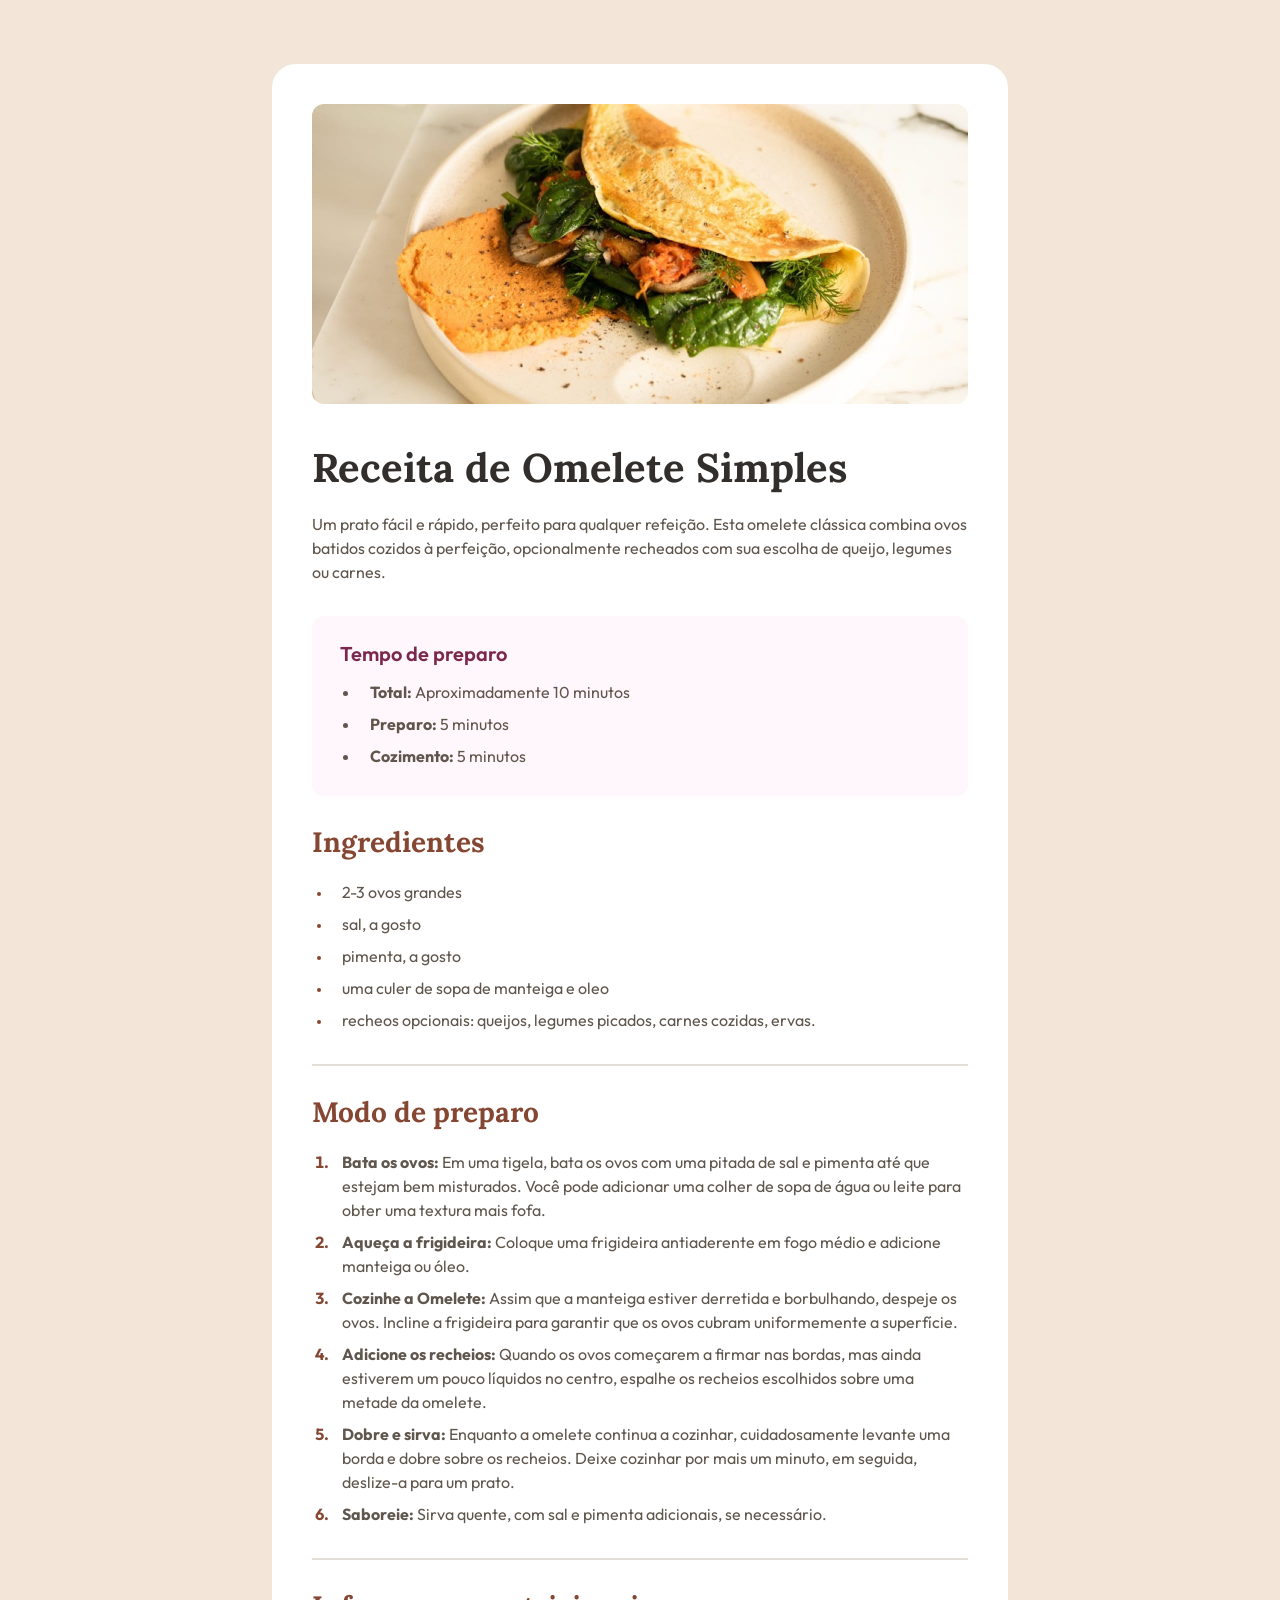
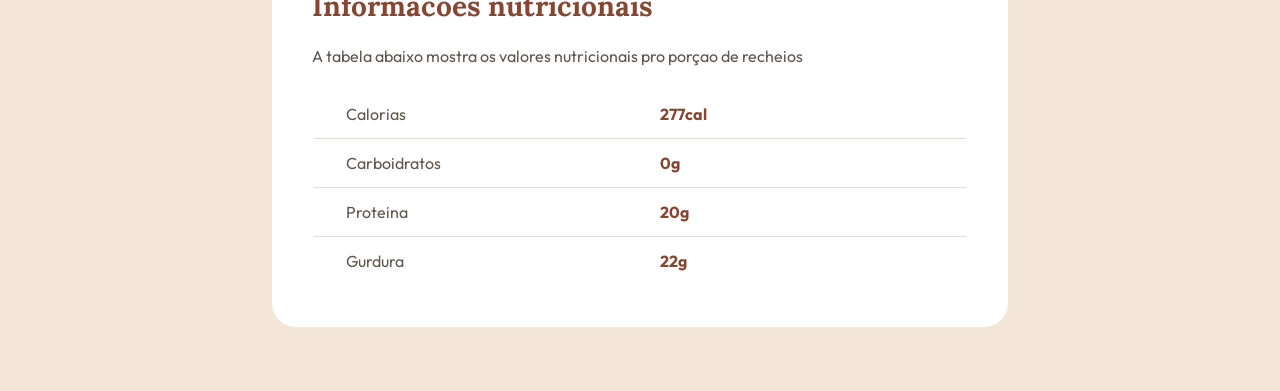
<file: index.html>
<!DOCTYPE html>
<html lang="pt-br">
<head>
    <meta charset="UTF-8">
    <meta name="viewport" content="width=device-width, initial-scale=1.0">
    <link rel="preconnect" href="https://fonts.googleapis.com">
    <link rel="preconnect" href="https://fonts.gstatic.com" crossorigin>
    <link href="https://fonts.googleapis.com/css2?family=Lora:ital,wght@0,400..700;1,400..700&family=Outfit:wght@100..900&display=swap" rel="stylesheet">
    <link rel="stylesheet" href="style.css">
    <title>Receita de Omelete</title>
</head>
<body>
    <div>
        <img src="./assets/image-omelette.jpeg" alt="imagem de um omelte recheados de folhas verdes e legumes ">

    <h1>Receita de Omelete Simples</h1>
     <p>Um prato fácil e rápido, perfeito para qualquer refeição. Esta omelete clássica combina ovos batidos cozidos à perfeição, opcionalmente recheados com sua escolha de queijo, legumes ou carnes.</p>

     <div class="tempo"> 
        <h2>Tempo de preparo</h2>

        <ul>
            <li>
                 <strong>Total:</strong> Aproximadamente 10 minutos
            </li>
            <li>
                <strong>Preparo:</strong> 5 minutos
            </li>
            <li>
                <strong>Cozimento:</strong> 5 minutos
            </li>
        </ul>
     </div>

     <div class="ingredientes">
       <h2>Ingredientes</h2>
       <ul>
             <li>2-3 ovos grandes</li>
            <li>sal, a gosto</li>
             <li>pimenta, a gosto</li>
             <li>uma culer de sopa de manteiga e oleo</li>
             <li>recheos opcionais: queijos, legumes picados, carnes cozidas, ervas.</li>
         </ul>
    
        </div>
        <hr>

        <div class="modo">
            <h2>Modo de preparo</h2>

            <ol>
                <li>
                    <strong>Bata os ovos:</strong>  Em uma tigela, bata os ovos com uma pitada de sal e pimenta até que estejam bem misturados. Você pode adicionar uma colher de sopa de água ou leite para obter uma textura mais fofa.
                </li>
                <li>
                    <strong>Aqueça a frigideira:</strong> Coloque uma frigideira antiaderente em fogo médio e adicione manteiga ou óleo.
                </li>
                <li>
                    <strong>Cozinhe a Omelete:</strong> Assim que a manteiga estiver derretida e borbulhando, despeje os ovos. Incline a frigideira para garantir que os ovos cubram uniformemente a superfície.
                </li>
                <li>
                    <strong>Adicione os recheios:</strong> Quando os ovos começarem a firmar nas bordas, mas ainda estiverem um pouco líquidos no centro, espalhe os recheios escolhidos sobre uma metade da omelete.
                </li>
                <li>
                    <strong>Dobre e sirva:</strong> Enquanto a omelete continua a cozinhar, cuidadosamente levante uma borda e dobre sobre os recheios. Deixe cozinhar por mais um minuto, em seguida, deslize-a para um prato.
                </li>
                <li>
                    <strong>Saboreie:</strong> Sirva quente, com sal e pimenta adicionais, se necessário.
                </li>
            </ol>
        </div>

        <hr>
        <div class="informacoes">
            <h2>Informacoes nutricionais</h2>

            <p>A tabela abaixo mostra os valores nutricionais pro porçao de recheios </p>


            <table>
                <tr>
                    <th>Calorias</th>
                    <td>277cal</td>
                </tr>
                <tr>
                    <th>Carboidratos</th>
                    <td>0g</td>
                </tr>
                <tr>
                    <th>Proteina</th>
                    <td>20g</td>
                </tr>
                <tr>
                    <th>Gurdura</th>
                    <td>22g</td>
                </tr>
            </table>

        </div>
     </div>



</body>
</html>
</file>
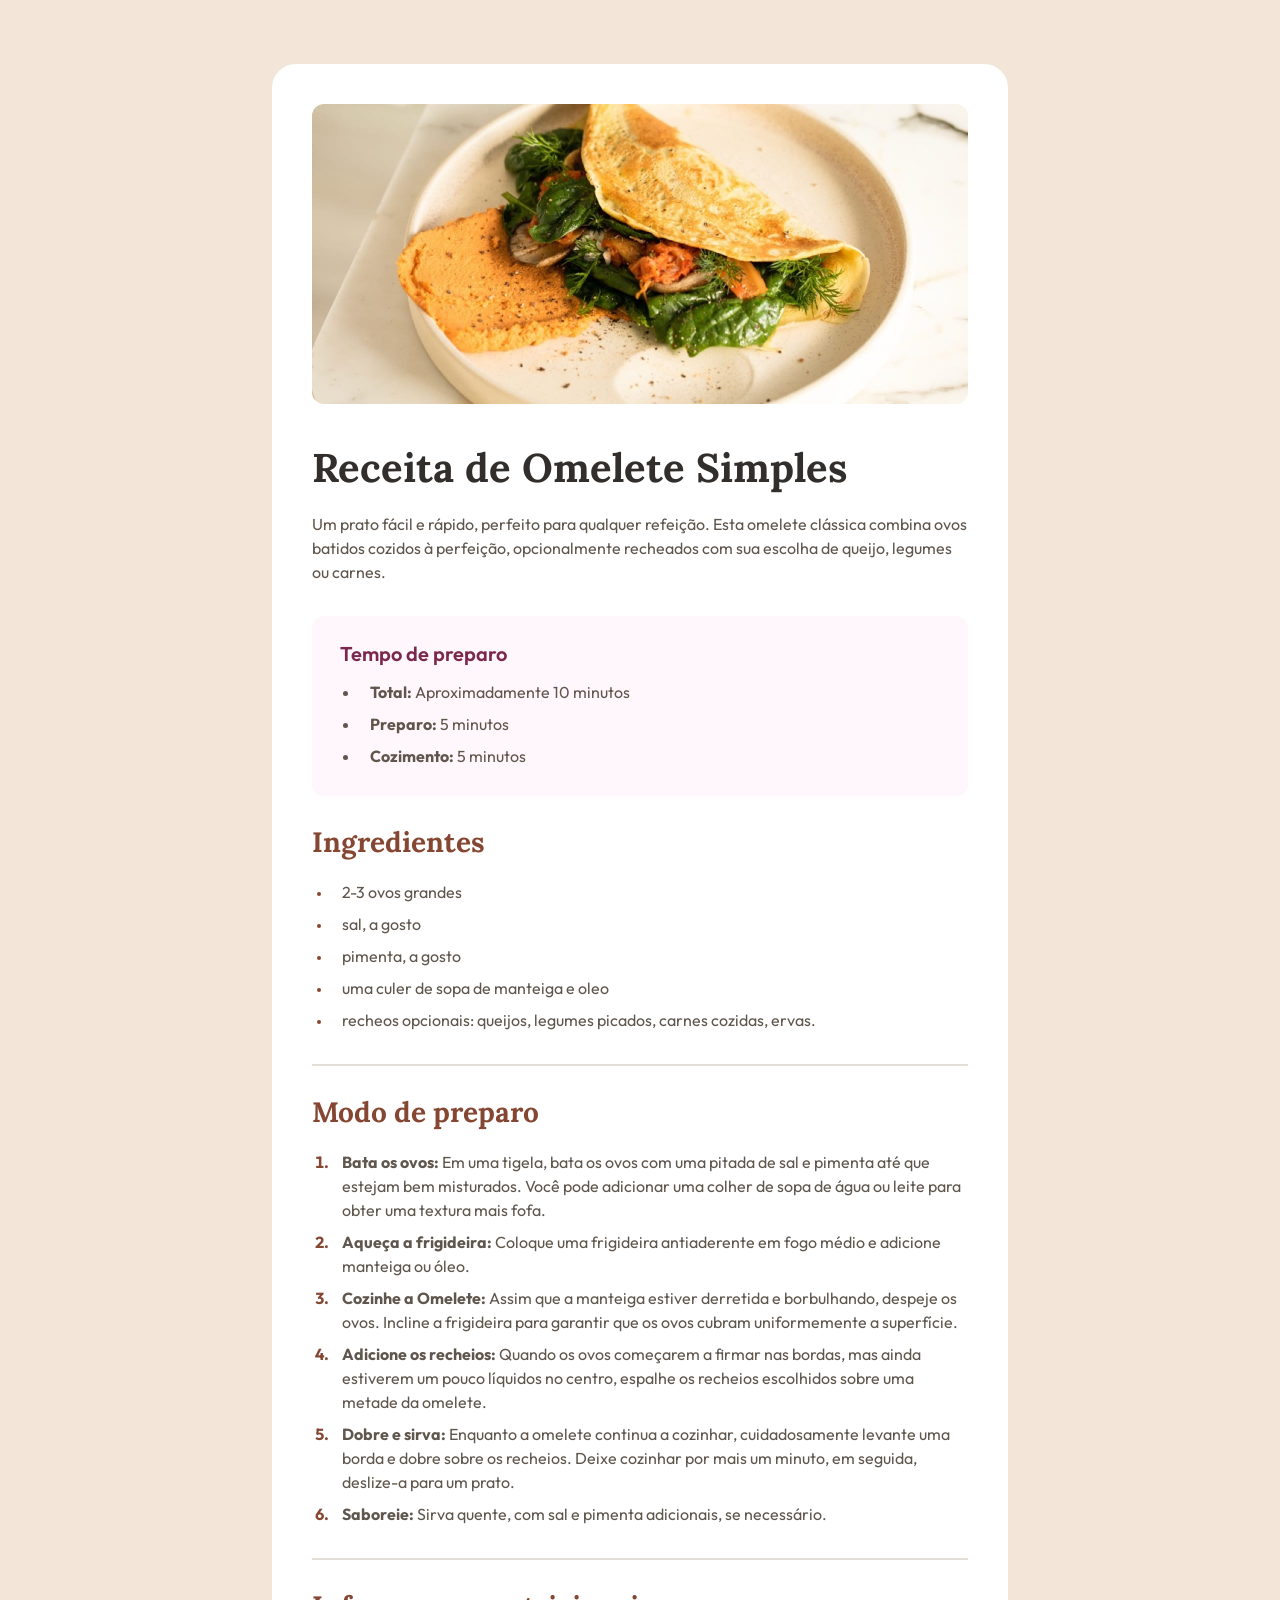
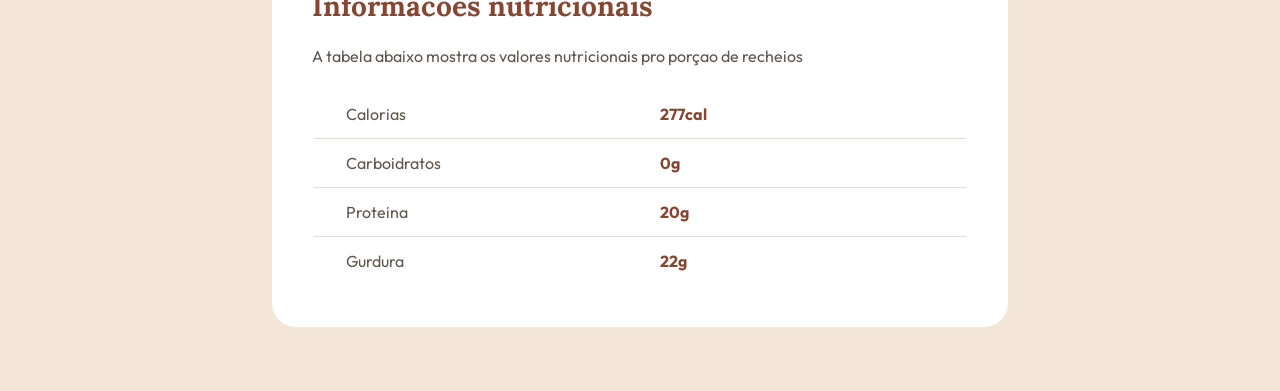
<file: assets/index.html>
<!DOCTYPE html>
<html lang="pt-br">
<head>
    <meta charset="UTF-8">
    <meta name="viewport" content="width=device-width, initial-scale=1.0">
    <link rel="preconnect" href="https://fonts.googleapis.com">
    <link rel="preconnect" href="https://fonts.gstatic.com" crossorigin>
    <link href="https://fonts.googleapis.com/css2?family=Lora:ital,wght@0,400..700;1,400..700&family=Outfit:wght@100..900&display=swap" rel="stylesheet">
    <link rel="stylesheet" href="style.css">
    <title>Receita de Omelete</title>
</head>
<body>
    <div>
        <img src="./image-omelette.jpeg" alt="imagem de um omelte recheados de folhas verdes e legumes ">

    <h1>Receita de Omelete Simples</h1>
     <p>Um prato fácil e rápido, perfeito para qualquer refeição. Esta omelete clássica combina ovos batidos cozidos à perfeição, opcionalmente recheados com sua escolha de queijo, legumes ou carnes.</p>

     <div class="tempo"> 
        <h2>Tempo de preparo</h2>

        <ul>
            <li>
                 <strong>Total:</strong> Aproximadamente 10 minutos
            </li>
            <li>
                <strong>Preparo:</strong> 5 minutos
            </li>
            <li>
                <strong>Cozimento:</strong> 5 minutos
            </li>
        </ul>
     </div>

     <div class="ingredientes">
       <h2>Ingredientes</h2>
       <ul>
             <li>2-3 ovos grandes</li>
            <li>sal, a gosto</li>
             <li>pimenta, a gosto</li>
             <li>uma culer de sopa de manteiga e oleo</li>
             <li>recheos opcionais: queijos, legumes picados, carnes cozidas, ervas.</li>
         </ul>
    
        </div>
        <hr>

        <div class="modo">
            <h2>Modo de preparo</h2>

            <ol>
                <li>
                    <strong>Bata os ovos:</strong>  Em uma tigela, bata os ovos com uma pitada de sal e pimenta até que estejam bem misturados. Você pode adicionar uma colher de sopa de água ou leite para obter uma textura mais fofa.
                </li>
                <li>
                    <strong>Aqueça a frigideira:</strong> Coloque uma frigideira antiaderente em fogo médio e adicione manteiga ou óleo.
                </li>
                <li>
                    <strong>Cozinhe a Omelete:</strong> Assim que a manteiga estiver derretida e borbulhando, despeje os ovos. Incline a frigideira para garantir que os ovos cubram uniformemente a superfície.
                </li>
                <li>
                    <strong>Adicione os recheios:</strong> Quando os ovos começarem a firmar nas bordas, mas ainda estiverem um pouco líquidos no centro, espalhe os recheios escolhidos sobre uma metade da omelete.
                </li>
                <li>
                    <strong>Dobre e sirva:</strong> Enquanto a omelete continua a cozinhar, cuidadosamente levante uma borda e dobre sobre os recheios. Deixe cozinhar por mais um minuto, em seguida, deslize-a para um prato.
                </li>
                <li>
                    <strong>Saboreie:</strong> Sirva quente, com sal e pimenta adicionais, se necessário.
                </li>
            </ol>
        </div>

        <hr>
        <div class="informacoes">
            <h2>Informacoes nutricionais</h2>

            <p>A tabela abaixo mostra os valores nutricionais pro porçao de recheios </p>


            <table>
                <tr>
                    <th>Calorias</th>
                    <td>277cal</td>
                </tr>
                <tr>
                    <th>Carboidratos</th>
                    <td>0g</td>
                </tr>
                <tr>
                    <th>Proteina</th>
                    <td>20g</td>
                </tr>
                <tr>
                    <th>Gurdura</th>
                    <td>22g</td>
                </tr>
            </table>

        </div>
     </div>






</body>
</html>
</file>
<file: style.css>
* {
    margin: 0;

    padding: 0;

    box-sizing: border-box;
    -webkit-font-smoothing: antialiased;
}

body >div {
    background-color: #fff;
    max-width: 736px;
    margin: auto;
    margin-block: 64px;
    padding: 40px;
    border-radius: 24px;
}

div img {
    width: 100%;
    border-radius: 12px;
    margin-bottom: 40px;

}

body {
    background-color: #f3e5d7;
}

h1, h2 {
    font-family: "lora", serif;
}

h1 {
    font-size: 40px;
    color: #312e2c;
    line-height: 100%;
    margin-bottom: 24px;
    }

    p, li, th, td  {
        font-family: "Outfit", sans-serif;
    }

    p {
        color: #5f564d;
        line-height: 150%;
        margin-bottom: 32px;
    }

    .tempo {
        background-color: #fff7fb;
        padding: 28px;
        border-radius: 12px;
        margin-bottom: 32px;
    }

    .tempo h2 {
        font-size: 20px;
        font-weight: 600;
        line-height: 100%;
        font-family: "Outfit", sans-serif;
        color: #7a284e;
        margin-bottom: 16px;
    }

    li { 
        padding-left: 10px;
        color: #5f564d;
        line-height: 150%;
    }

    li + li {
        margin-top: 8px;
    }

    ol, ul {
        margin-left: 20px;
    }

    .tempo li ::marker {
        color: #7a284e;
        font-size: 12px;
    }

    h2 {
        font-size: 28px;
        color: #854632;
        line-height: 100%;
        margin-bottom: 24px;
    }

    .ingredientes li::marker {
        font-size: 12px;
        color: #854632;
    }

    hr{
        border: 1px solid #e3ddd7;
        margin-block: 32px;
    }

    .modo li::marker {
        color: #854632;
        font-weight: 700;
    }
    .informacao p {
        margin-bottom: 24px;
    }

table {
    width: 100%;
}

    th, td {
        border-bottom: 1px solid #e3ddd7;
        width: 100%;
    }

    tr {
        display: flex;
    }

    th {
        text-align: left;
        padding-left: 32px;
        font-weight: 400;
        color: #5f564d;
        line-height: 150%;
    }

    td {
        padding-left: 16px;
        font-weight: 700;
        color: #854632;
        line-height: 150%;
    }

    tr + tr th,
    tr + tr td {
        padding-block: 12px;
    }

    tr:nth-of-type(1) th,
    tr:nth-of-type(1) td {
        padding-bottom: 12px;
    }
    
    tr:nth-of-type(4) th,
    tr:nth-of-type(4) td {
        border: none;
    }
</file>
<file: assets/style.css>
* {
    margin: 0;

    padding: 0;

    box-sizing: border-box;
    -webkit-font-smoothing: antialiased;
}

body >div {
    background-color: #fff;
    max-width: 736px;
    margin: auto;
    margin-block: 64px;
    padding: 40px;
    border-radius: 24px;
}

div img {
    width: 100%;
    border-radius: 12px;
    margin-bottom: 40px;

}

body {
    background-color: #f3e5d7;
}

h1, h2 {
    font-family: "lora", serif;
}

h1 {
    font-size: 40px;
    color: #312e2c;
    line-height: 100%;
    margin-bottom: 24px;
    }

    p, li, th, td  {
        font-family: "Outfit", sans-serif;
    }

    p {
        color: #5f564d;
        line-height: 150%;
        margin-bottom: 32px;
    }

    .tempo {
        background-color: #fff7fb;
        padding: 28px;
        border-radius: 12px;
        margin-bottom: 32px;
    }

    .tempo h2 {
        font-size: 20px;
        font-weight: 600;
        line-height: 100%;
        font-family: "Outfit", sans-serif;
        color: #7a284e;
        margin-bottom: 16px;
    }

    li { 
        padding-left: 10px;
        color: #5f564d;
        line-height: 150%;
    }

    li + li {
        margin-top: 8px;
    }

    ol, ul {
        margin-left: 20px;
    }

    .tempo li ::marker {
        color: #7a284e;
        font-size: 12px;
    }

    h2 {
        font-size: 28px;
        color: #854632;
        line-height: 100%;
        margin-bottom: 24px;
    }

    .ingredientes li::marker {
        font-size: 12px;
        color: #854632;
    }

    hr{
        border: 1px solid #e3ddd7;
        margin-block: 32px;
    }

    .modo li::marker {
        color: #854632;
        font-weight: 700;
    }
    .informacao p {
        margin-bottom: 24px;
    }

table {
    width: 100%;
}

    th, td {
        border-bottom: 1px solid #e3ddd7;
        width: 100%;
    }

    tr {
        display: flex;
    }

    th {
        text-align: left;
        padding-left: 32px;
        font-weight: 400;
        color: #5f564d;
        line-height: 150%;
    }

    td {
        padding-left: 16px;
        font-weight: 700;
        color: #854632;
        line-height: 150%;
    }

    tr + tr th,
    tr + tr td {
        padding-block: 12px;
    }

    tr:nth-of-type(1) th,
    tr:nth-of-type(1) td {
        padding-bottom: 12px;
    }
    
    tr:nth-of-type(4) th,
    tr:nth-of-type(4) td {
        border: none;
    }
</file>
